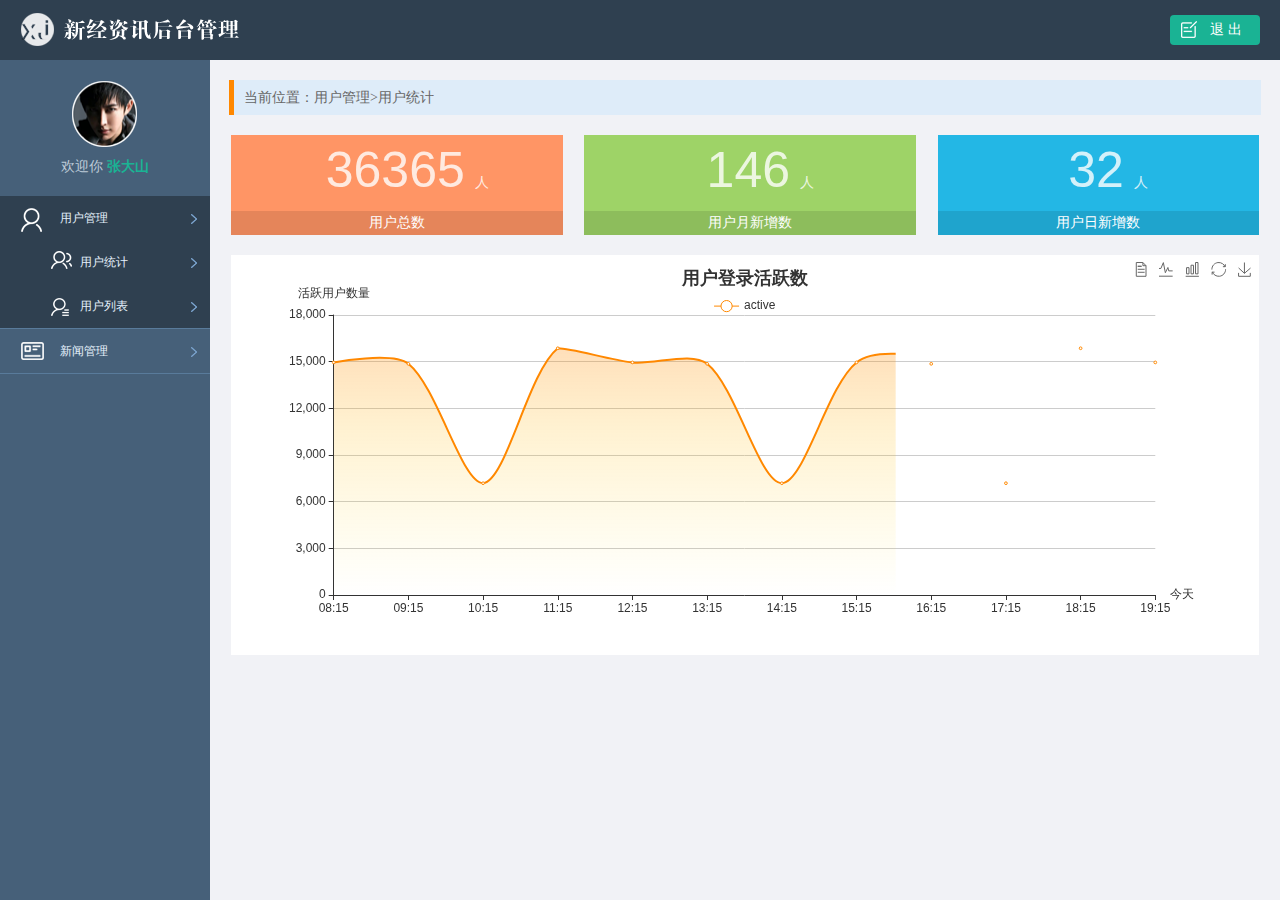
<file: info/static/admin/html/index.html>
<!DOCTYPE html>
<html lang="en">
<head>
	<meta charset="UTF-8">
	<title>新经资讯后台管理</title>
	<link rel="stylesheet" type="text/css" href="../css/reset.css">
	<link rel="stylesheet" type="text/css" href="../css/main.css">
	<script type="text/javascript" src="../js/jquery-1.12.4.min.js"></script>
</head>
<body>
	<div class="header">
		<a href="#" class="logo fl"><img src="../images/logo.png" alt="logo"></a>
		<a href="#" class="logout fr">退 出</a>
	</div>
	
	<div class="side_bar">
		<div class="user_info">
			<img src="../images/person.png" alt="张大山">
			<p>欢迎你 <em>张大山</em></p>
		</div>

		<div class="menu_con">
			<div class="first_menu active"><a href="#" class="icon01">用户管理</a></div>
			<ul class="sub_menu show">
				<li><a class="icon022" href="user_count.html" target="main_frame">用户统计</a></li>
				<li class="current"><a href="user_list.html" class="icon021" target="main_frame">用户列表</a></li>
			</ul>
			<div class="first_menu"><a href="#" class="icon02">新闻管理</a></div>
			<ul class="sub_menu">
				<li><a href="news_review.html" class="icon031" target="main_frame">新闻审核</a></li>
				<li><a href="news_edit.html" class="icon032" target="main_frame">新闻版式编辑</a></li>
				<li><a href="news_type.html" class="icon034" target="main_frame">新闻分类管理</a></li>
			</ul>
		</div>
	</div>

	<div class="main_body" id="main_body">
		<iframe src="user_count.html" frameborder="0" id="main_frame" name="main_frame" frameborder="0" scrolling="auto"></iframe>
	</div>
	
	<script>
		$(function(){
			$('.first_menu').click(function(){
				$(this).addClass('active').siblings('.first_menu').removeClass('active');
				$(this).next().slideDown().siblings('.sub_menu').slideUp();
			})
			var frame_w = $('#main_body').outerWidth();
			var frame_h = $('#main_body').outerHeight();
			$('#main_frame').css({'width':frame_w,'height':frame_h});
		})
	</script>

</body>
</html>
</file>
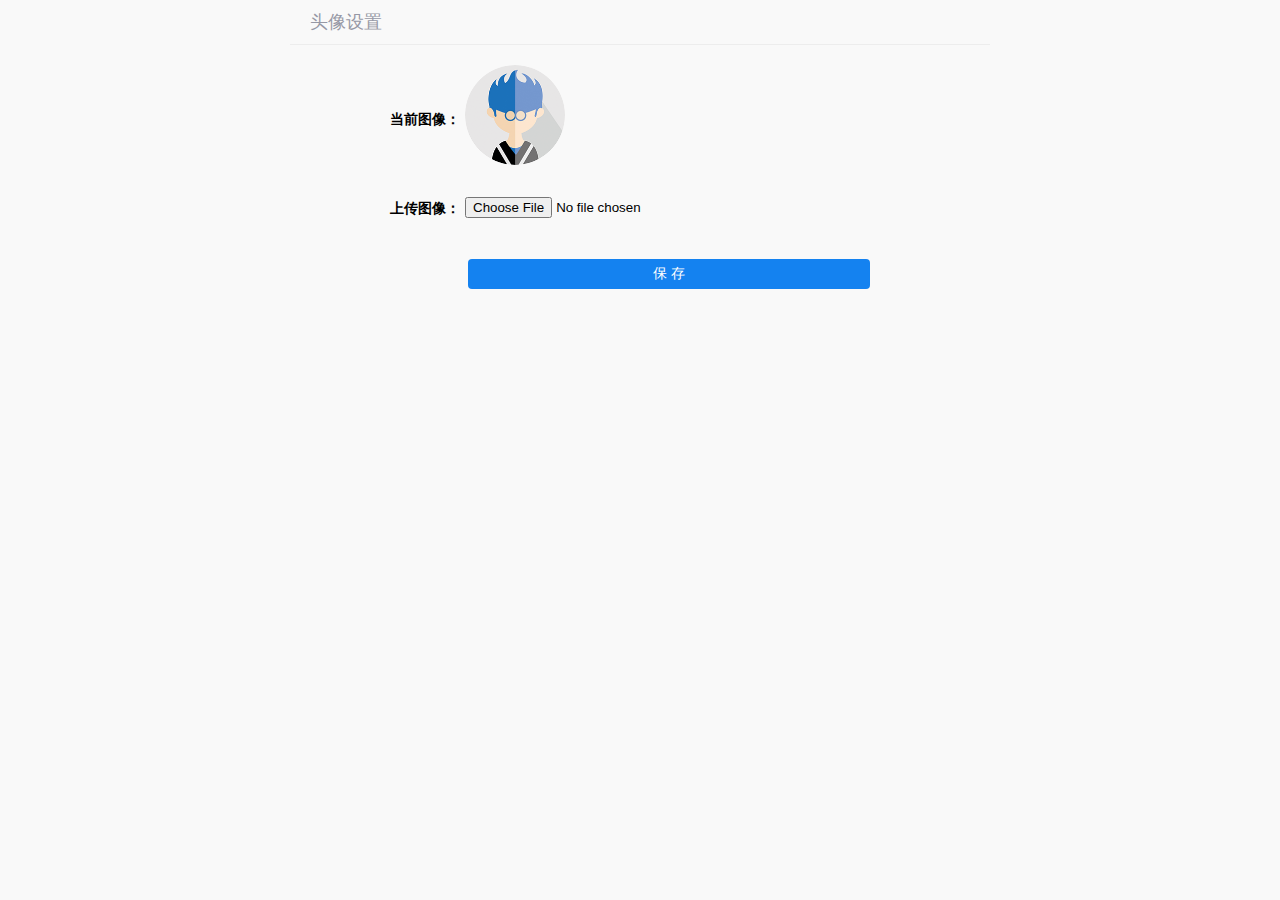
<file: info/templates/news/user_pic_info.html>
<!DOCTYPE html>
<html lang="en">
<head>
	<meta charset="UTF-8">
	<title>用户中心</title>
	<link rel="stylesheet" type="text/css" href="../../static/news/css/reset.css">
	<link rel="stylesheet" type="text/css" href="../../static/news/css/main.css">
    <script type="text/javascript" src="../../static/news/js/user_pic_info.js"></script>
</head>
<body class="inframe_body">
    <form class="pic_info">
        <h3>头像设置</h3>
        <div class="form-group">
            <label class="label01">当前图像：</label>
            <img src="../../static/news/images/user_pic.png" alt="用户图片" class="now_user_pic">
        </div>
        <div class="form-group">
            <label>上传图像：</label>
            <input type="file" name="avatar" class="input_file">
        </div>
        
        <div class="form-group">
            <input type="submit" value="保 存" class="input_sub">
        </div>
    </form>
</body>
</html>
</file>
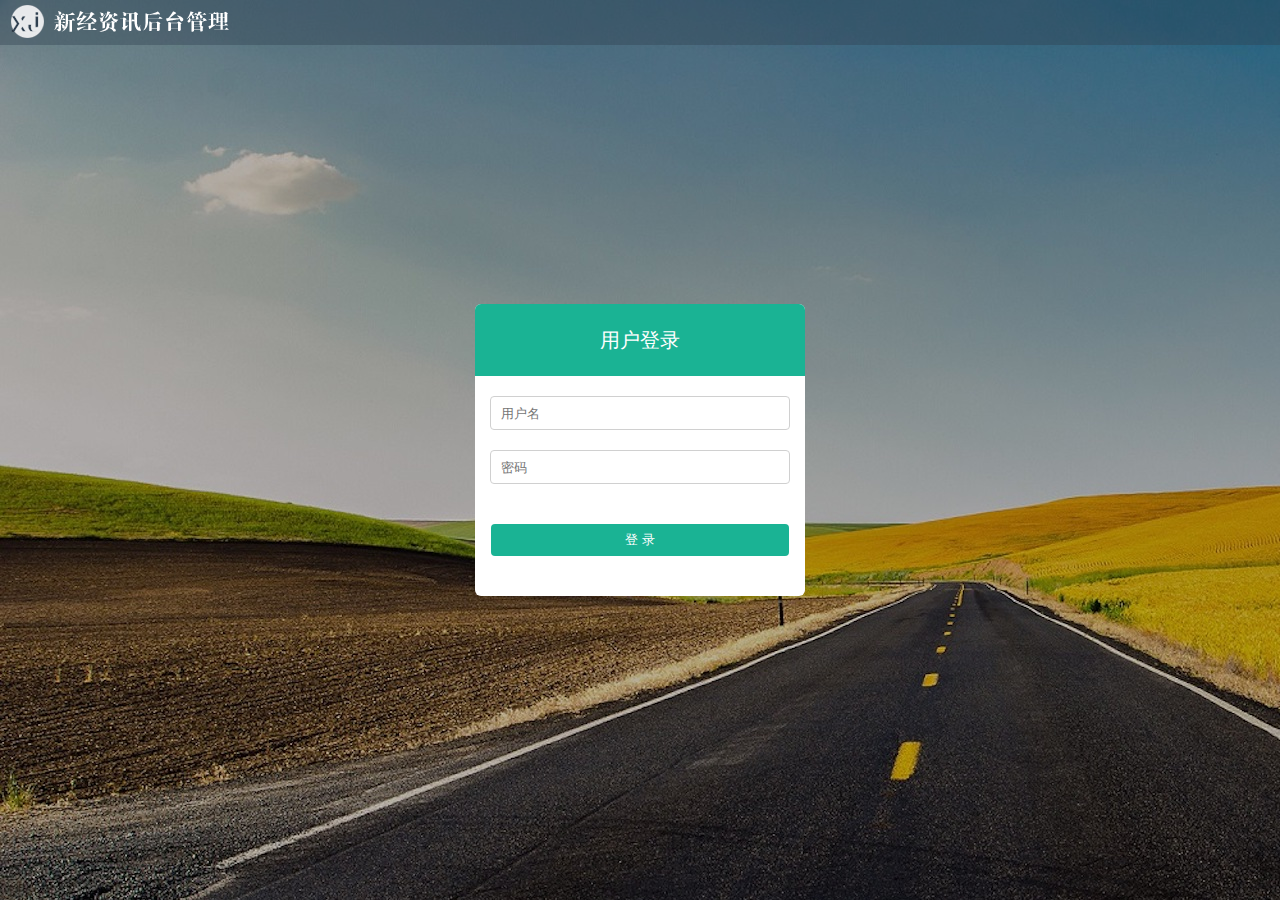
<file: info/static/admin/html/login.html>
<!DOCTYPE html>
<html lang="en">
<head>
	<meta charset="UTF-8">
	<title>新经资讯后台管理</title>
	<link rel="stylesheet" type="text/css" href="../css/reset.css">
	<link rel="stylesheet" type="text/css" href="../css/main.css">
</head>
<body>
	<div class="login_logo">
		<img src="../images/logo.png" alt="">
	</div>	
	<form method="post" class="login_form">
		<h1 class="login_title">用户登录</h1>
		<input type="text" name="username" placeholder="用户名" class="input_txt">
		<input type="password" name="password" placeholder="密码" class="input_txt">
		<div class="error_tip">错误提示</div>
		<input type="submit" value="登 录" class="input_sub">
	</form>
	<div class="login_bg"></div>
</body>
</html>
</file>
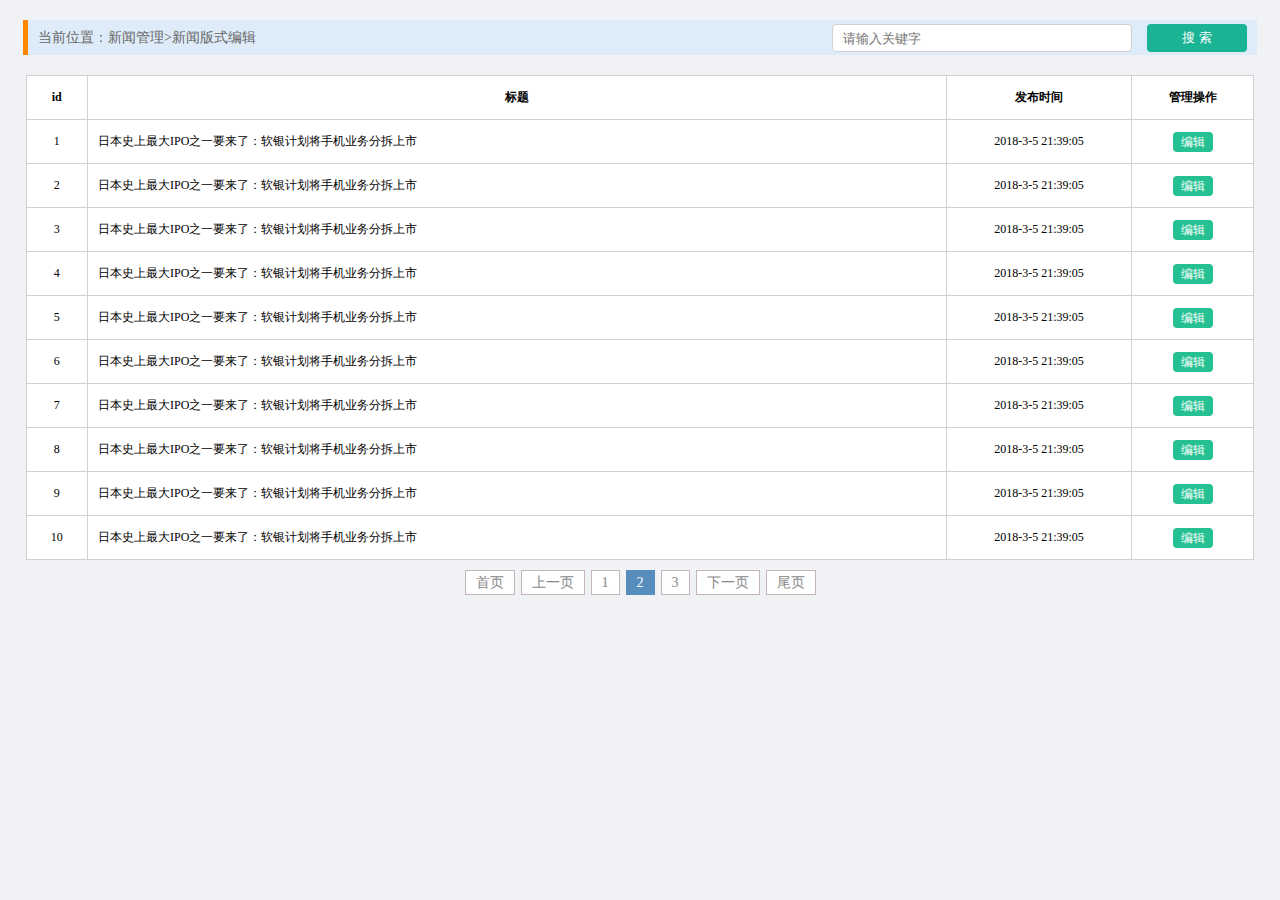
<file: info/static/admin/html/news_edit.html>
<!DOCTYPE html>
<html lang="en">
<head>
	<meta charset="UTF-8">
	<title>新经资讯后台管理</title>
	<link rel="stylesheet" type="text/css" href="../css/reset.css">
	<link rel="stylesheet" type="text/css" href="../css/main.css">
	<link rel="stylesheet" href="../css/jquery.pagination.css">
	<script type="text/javascript" src="../js/jquery-1.12.4.min.js"></script>
	<script type="text/javascript" src="../js/jquery.pagination.min.js"></script>
</head>
<body>
	<div class="breadcrub">
			当前位置：新闻管理>新闻版式编辑
		<form class="news_filter_form">
			<input name="keywords"  type="text" placeholder="请输入关键字" class="input_txt">
			<input type="submit" value="搜 索" class="input_sub">
		</form>
	</div>
		

	<div class="pannel">			
			<table class="common_table">
				<tr>
					<th width="5%">id</th>
					<th width="70%">标题</th>
					<th width="15%">发布时间</th>
					<th width="10%">管理操作</th>
				</tr>
				<tr>
					<td>1</td>
					<td class="tleft">日本史上最大IPO之一要来了：软银计划将手机业务分拆上市</td>
					<td>2018-3-5 21:39:05</td>
					<td>
						<a href="news_edit_detail.html" class="edit">编辑</a>
					</td>
				</tr>
				<tr>
					<td>2</td>
					<td class="tleft">日本史上最大IPO之一要来了：软银计划将手机业务分拆上市</td>
					<td>2018-3-5 21:39:05</td>
					<td>
						<a href="news_edit_detail.html" class="edit">编辑</a>
					</td>
				</tr>					
				<tr>
					<td>3</td>
					<td class="tleft">日本史上最大IPO之一要来了：软银计划将手机业务分拆上市</td>
					<td>2018-3-5 21:39:05</td>
					<td>
						<a href="news_edit_detail.html" class="edit">编辑</a>
					</td>
				</tr>
				<tr>
					<td>4</td>
					<td class="tleft">日本史上最大IPO之一要来了：软银计划将手机业务分拆上市</td>
					<td>2018-3-5 21:39:05</td>
					<td>
						<a href="news_edit_detail.html" class="edit">编辑</a>
					</td>
				</tr>
				<tr>
					<td>5</td>
					<td class="tleft">日本史上最大IPO之一要来了：软银计划将手机业务分拆上市</td>
					<td>2018-3-5 21:39:05</td>
					<td>
						<a href="news_edit_detail.html" class="edit">编辑</a>
					</td>
				</tr>
				<tr>
					<td>6</td>
					<td class="tleft">日本史上最大IPO之一要来了：软银计划将手机业务分拆上市</td>
					<td>2018-3-5 21:39:05</td>
					<td>
						<a href="news_edit_detail.html" class="edit">编辑</a>
					</td>
				</tr>
				<tr>
					<td>7</td>
					<td class="tleft">日本史上最大IPO之一要来了：软银计划将手机业务分拆上市</td>
					<td>2018-3-5 21:39:05</td>
					<td>
						<a href="news_edit_detail.html" class="edit">编辑</a>
					</td>
				</tr>
				<tr>
					<td>8</td>
					<td class="tleft">日本史上最大IPO之一要来了：软银计划将手机业务分拆上市</td>
					<td>2018-3-5 21:39:05</td>
					<td>
						<a href="news_edit_detail.html" class="edit">编辑</a>
					</td>
				</tr>
				<tr>
					<td>9</td>
					<td class="tleft">日本史上最大IPO之一要来了：软银计划将手机业务分拆上市</td>
					<td>2018-3-5 21:39:05</td>
					<td>
						<a href="news_edit_detail.html" class="edit">编辑</a>
					</td>
				</tr>
				<tr>
					<td>10</td>
					<td class="tleft">日本史上最大IPO之一要来了：软银计划将手机业务分拆上市</td>
					<td>2018-3-5 21:39:05</td>
					<td>
						<a href="news_edit_detail.html" class="edit">编辑</a>
					</td>
				</tr>
			</table>
		</div>
		
		<div class="box">
			<div id="pagination" class="page"></div>
		</div>

        <script>
			$(function() {
				$("#pagination").pagination({
					currentPage: 2,
					totalPage: 3,
					callback: function(current) {
					    alert('ok!');
					}
				});
			});
		</script>
	
</body>
</html>
</file>
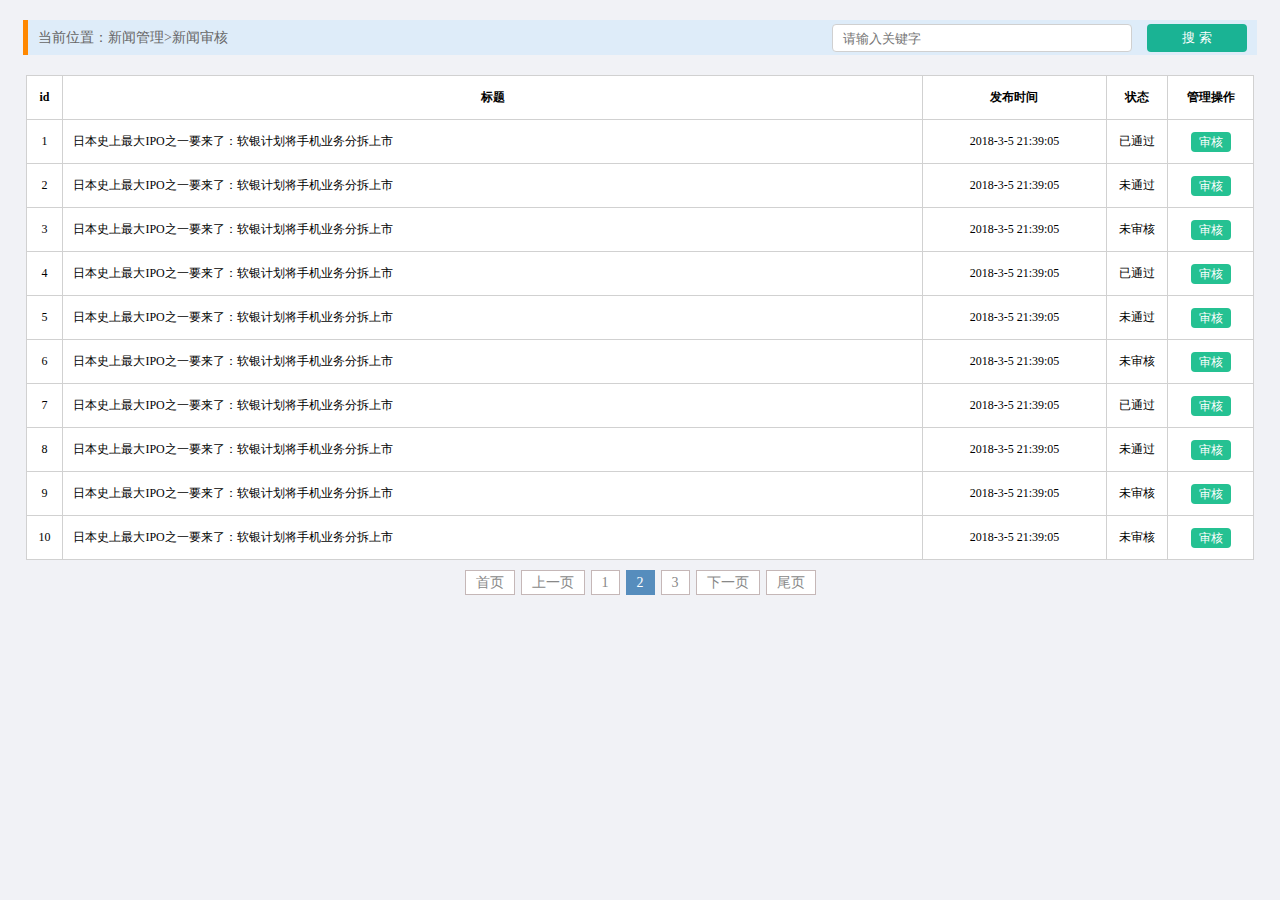
<file: info/static/admin/html/news_review.html>
<!DOCTYPE html>
<html lang="en">
<head>
	<meta charset="UTF-8">
	<title>新经资讯后台管理</title>
	<link rel="stylesheet" type="text/css" href="../css/reset.css">
	<link rel="stylesheet" type="text/css" href="../css/main.css">
	<link rel="stylesheet" href="../css/jquery.pagination.css">
	<script type="text/javascript" src="../js/jquery-1.12.4.min.js"></script>
	<script type="text/javascript" src="../js/jquery.pagination.min.js"></script>
</head>
<body>
	<div class="breadcrub">
			当前位置：新闻管理>新闻审核
			<form class="news_filter_form">
				<input name="keywords" type="text" placeholder="请输入关键字" class="input_txt">
				<input type="submit" value="搜 索" class="input_sub">
			</form>
		</div>
		<div class="pannel">
			<table class="common_table">
				<tr>
					<th width="3%">id</th>
					<th width="70%">标题</th>
					<th width="15%">发布时间</th>
					<th width="5%">状态</th>
					<th width="8%">管理操作</th>
				</tr>
				<tr>
					<td>1</td>
					<td class="tleft">日本史上最大IPO之一要来了：软银计划将手机业务分拆上市</td>
					<td>2018-3-5 21:39:05</td>
					<td>已通过</td>
					<td>
						<a href="news_review_detail.html" class="review">审核</a>
					</td>
				</tr>
				<tr>
					<td>2</td>
					<td class="tleft">日本史上最大IPO之一要来了：软银计划将手机业务分拆上市</td>
					<td>2018-3-5 21:39:05</td>
					<td>未通过</td>
					<td>
						<a href="news_review_detail.html" class="review">审核</a>
					</td>
				</tr>
				<tr>
					<td>3</td>
					<td class="tleft">日本史上最大IPO之一要来了：软银计划将手机业务分拆上市</td>
					<td>2018-3-5 21:39:05</td>
					<td>未审核</td>
					<td>
						<a href="news_review_detail.html" class="review">审核</a>
					</td>
				</tr>
				<tr>
					<td>4</td>
					<td class="tleft">日本史上最大IPO之一要来了：软银计划将手机业务分拆上市</td>
					<td>2018-3-5 21:39:05</td>
					<td>已通过</td>
					<td>
						<a href="news_review_detail.html" class="review">审核</a>
					</td>
				</tr>
				<tr>
					<td>5</td>
					<td class="tleft">日本史上最大IPO之一要来了：软银计划将手机业务分拆上市</td>
					<td>2018-3-5 21:39:05</td>
					<td>未通过</td>
					<td>
						<a href="news_review_detail.html" class="review">审核</a>
					</td>
				</tr>
				<tr>
					<td>6</td>
					<td class="tleft">日本史上最大IPO之一要来了：软银计划将手机业务分拆上市</td>
					<td>2018-3-5 21:39:05</td>
					<td>未审核</td>
					<td>
						<a href="news_review_detail.html" class="review">审核</a>
					</td>
				</tr>
				<tr>
					<td>7</td>
					<td class="tleft">日本史上最大IPO之一要来了：软银计划将手机业务分拆上市</td>
					<td>2018-3-5 21:39:05</td>
					<td>已通过</td>
					<td>
						<a href="news_review_detail.html" class="review">审核</a>
					</td>
				</tr>
				<tr>
					<td>8</td>
					<td class="tleft">日本史上最大IPO之一要来了：软银计划将手机业务分拆上市</td>
					<td>2018-3-5 21:39:05</td>
					<td>未通过</td>
					<td>
						<a href="news_review_detail.html" class="review">审核</a>
					</td>
				</tr>
				<tr>
					<td>9</td>
					<td class="tleft">日本史上最大IPO之一要来了：软银计划将手机业务分拆上市</td>
					<td>2018-3-5 21:39:05</td>
					<td>未审核</td>
					<td>
						<a href="news_review_detail.html" class="review">审核</a>
					</td>
				</tr>
				<tr>
					<td>10</td>
					<td class="tleft">日本史上最大IPO之一要来了：软银计划将手机业务分拆上市</td>
					<td>2018-3-5 21:39:05</td>
					<td>未审核</td>
					<td>
						<a href="news_review_detail.html" class="review">审核</a>
					</td>
				</tr>			
			</table>
		</div>

		<div class="box">
			<div id="pagination" class="page"></div>
		</div>

        <script>
			$(function() {
				$("#pagination").pagination({
					currentPage: 2,
					totalPage: 3,
					callback: function(current) {
					    alert('ok!');
					}
				});
			});
		</script>

	
</body>
</html>
</file>
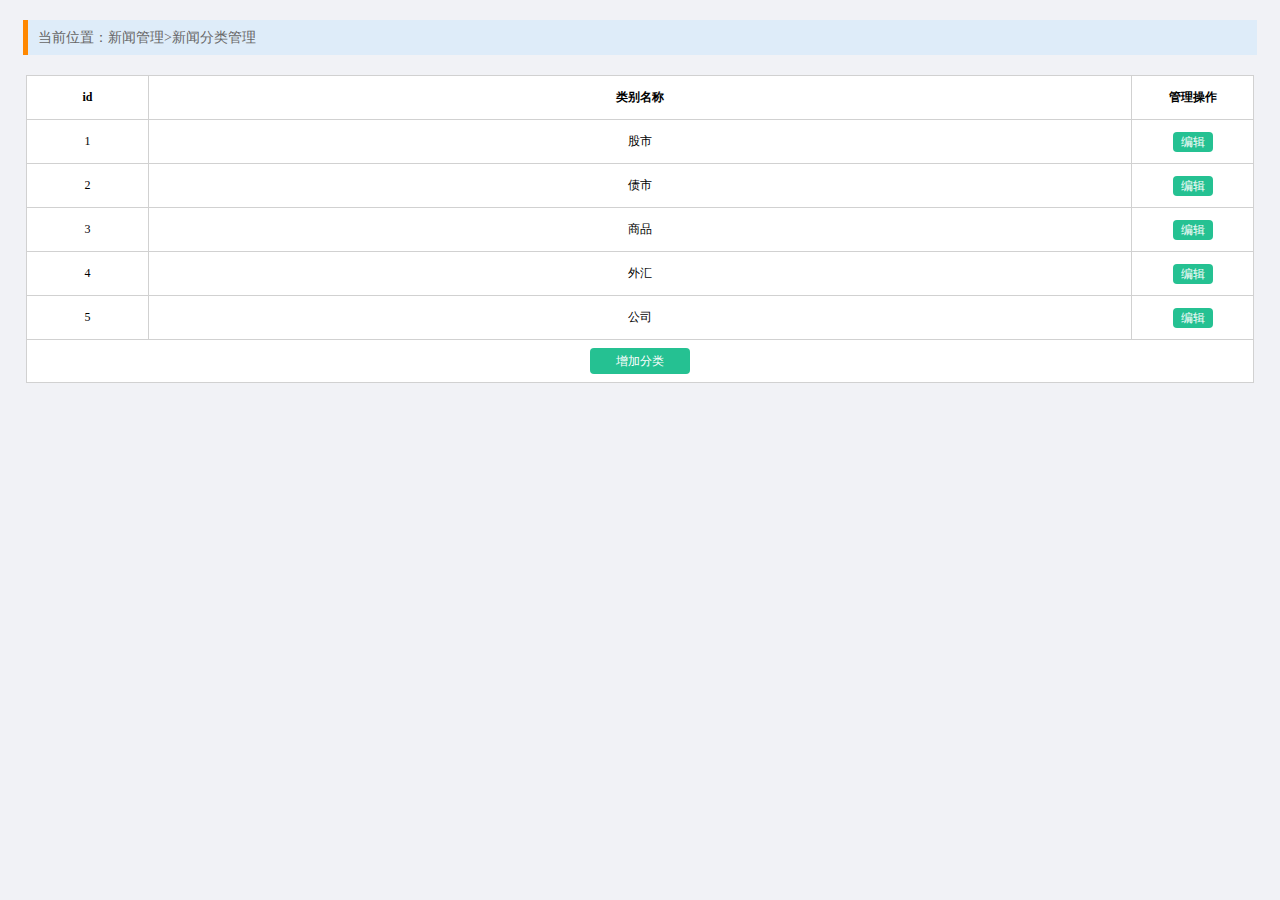
<file: info/static/admin/html/news_type.html>
<!DOCTYPE html>
<html lang="en">
<head>
	<meta charset="UTF-8">
	<title>新经资讯后台管理</title>
	<link rel="stylesheet" type="text/css" href="../css/reset.css">
	<link rel="stylesheet" type="text/css" href="../css/main.css">
	<script type="text/javascript" src="../js/jquery-1.12.4.min.js"></script>
	<script type="text/javascript" src="../js/news_type.js"></script>
</head>
<body>
	<div class="breadcrub">
			当前位置：新闻管理>新闻分类管理
		</div>
		<div class="pannel">
			<table class="common_table">
				<tr>
					<th width="10%">id</th>
					<th width="80%">类别名称</th>
					<th width="10%">管理操作</th>
				</tr>
				<tr>
					<td>1</td>
					<td>股市</td>
					<td><a href="javascript:;" class="edit">编辑</a></td>
				</tr>
				<tr>
					<td>2</td>
					<td>债市</td>
					<td><a href="javascript:;" class="edit">编辑</a></td>
				</tr>
				<tr>
					<td>3</td>
					<td>商品</td>
					<td><a href="javascript:;" class="edit">编辑</a></td>
				</tr>
				<tr>
					<td>4</td>
					<td>外汇</td>
					<td><a href="javascript:;" class="edit">编辑</a></td>
				</tr>
				<tr>
					<td>5</td>
					<td>公司</td>
					<td><a href="javascript:;" class="edit">编辑</a></td>
				</tr>
				<tr>
					<td colspan="3"><a href="javascript:;" class="addtype">增加分类</a></td>
				</tr>
			</table>
		</div>
		
		<div class="pop_con">
			<div class="pop">
				<form>
					<h3>修改分类</h3>
					<div class="form_group mt50">
						<label class="input_label">分类名称：</label><input type="text" class="input_txt3">
						<span class="error_tip">提示文字</span>
					</div>			
					<div class="form_group line_top">
						<input type="button" value="确定" class="confirm">&nbsp;&nbsp;&nbsp;&nbsp;
						<input type="button" value="取消" class="cancel">
					</div>
				</form>
			</div>
			<div class="mask"></div>
		</div>	
</body>
</html>
</file>
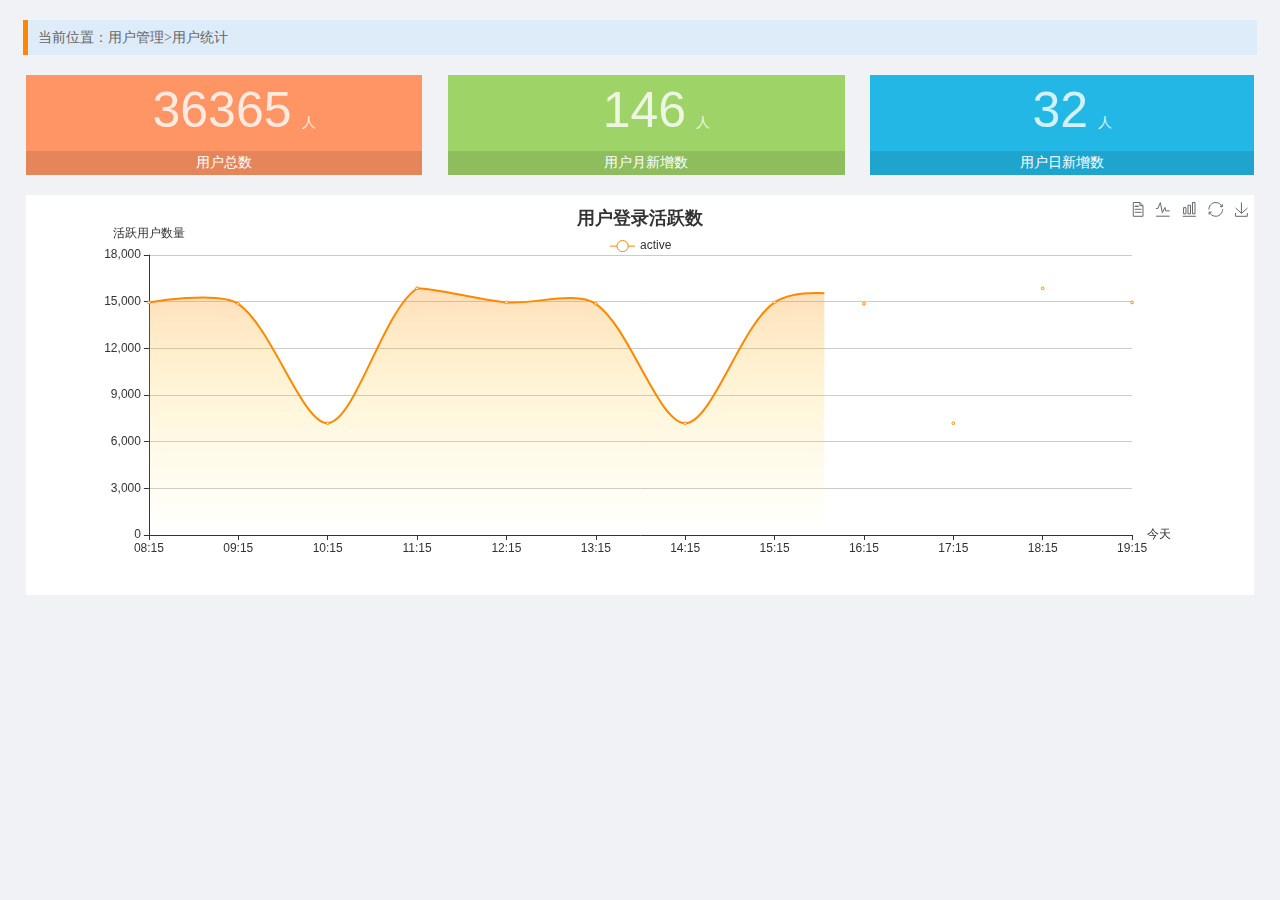
<file: info/static/admin/html/user_count.html>
<!DOCTYPE html>
<html lang="en">
<head>
	<meta charset="UTF-8">
	<title>新经资讯后台管理</title>
	<link rel="stylesheet" type="text/css" href="../css/reset.css">
	<link rel="stylesheet" type="text/css" href="../css/main.css">
	<script type="text/javascript" src="../js/echarts.min.js"></script>
</head>
<body>
	<div class="breadcrub">
		当前位置：用户管理>用户统计
	</div>
	<div class="spannels">
		<div class="spannel scolor01">
			<em>36365</em><span>人</span>
			<b>用户总数</b>
		</div>
		<div class="spannel scolor02">
			<em>146</em><span>人</span>
			<b>用户月新增数</b>
		</div>
		<div class="spannel2 scolor03">
			<em>32</em><span>人</span>
			<b>用户日新增数</b>
		</div>		
	</div>
	
	<div class="pannel">
		<div id="chart_show" class="chart_show"></div>
	</div>
	<script>
		var oChart = echarts.init(document.getElementById('chart_show'));
		var chartopt = {
					    title:{
					        text: '用户登录活跃数',
		                    left: 'center',
		                    top: '10'
					    },
					    tooltip:{
					        trigger: 'axis'
					    },
					    legend: {
					        data:['active'],
		                    top: '40'
					    },
					    toolbox: {
					        show : true,
					        feature : {
					            mark : {show: true},
					            dataView : {show: true, readOnly: false},
					            magicType : {show: true, type: ['line','bar']},
					            restore : {show: true},
					            saveAsImage : {show: true}
					        }
					    },
				    	calculable : true,               
					    xAxis : [
					        {
		                        name: '今天',
					            type : 'category',
					            boundaryGap : false,
					            data : ["08:15","09:15","10:15","11:15","12:15","13:15","14:15","15:15","16:15","17:15","18:15","19:15"]
					        }
					    ],        
					    yAxis : [
					        {
		                        name: '活跃用户数量',
					            type : 'value'
					        }
					    ],      
					    series : [
					        {
					            name:'active',
					            type:'line',
					            smooth:true,
					            itemStyle: {normal: {areaStyle: {type: 'default'}, color: '#f80'}, lineStyle: {color: '#f80'}},
					            data:[14951,14861,7186,15861,14951,14861,7186,14951,14861,7186,15861,14951]
					        }],
					    areaStyle:{
						        normal:{
						            color: new echarts.graphic.LinearGradient(0, 0, 0, 1, [{
						                offset: 0,
						                color: 'rgba(255,136,0,0.39)'
						            }, {
						                offset: .34,
						                color: 'rgba(255,180,0,0.25)'
						            },{
						                offset: 1,
						                color: 'rgba(255,222,0,0.00)'
						            }])

						        }
						    }

            			};

            oChart.setOption(chartopt);

	</script>
</body>
</html>
</file>
<file: info/static/admin/css/main.css>
body{
	background:#f1f2f6;
	font-family:'Microsoft YaHei';
}

.login_logo{
	background:rgba(47,64,80,0.4);
	height:45px;
}

.login_logo img{
	margin:5px 0 0 10px;
}

.header{
	width:100%;
	height:60px;
	overflow:hidden;
	background:#2f4050;
	position:fixed;
	left:0px;
	top:0px;
}

.header .logo{
	width:194px;
	height:33px;
	margin:13px 0 0 20px;
}

.header .logout{
	width:90px;
	height:30px;
	background:url(../images/icons.png) 10px -344px no-repeat #1ab394;
	margin:15px 20px 0 0;
	border-radius:4px;
	text-indent:40px;
	line-height:30px;
	font-size:14px;
	color:#fff;
}

.header .logout:hover{
	width:88px;
	height:28px;
	border:1px solid #1ab394;
	background:url(../images/icons.png) 10px -344px no-repeat #2f4050;
	opacity:0.5;
}

.side_bar{
	position:fixed;
	width:210px;
	background:#466079;
	left:0px;
	top:60px;
	bottom:0px;
}

.user_info{
	width:210px;
	overflow:hidden;
}

.user_info img{
	display:block;
	margin:20px auto 0;
	width:68px;
	height:68px;
	border-radius:34px;
}

.user_info p{
	text-align:center;
	font-size:14px;
	color:#bdcbd8;
	margin:10px auto;
}

.user_info em{
	font-weight:bold;
	color:#1ab394;
}

.menu_con{
	width:210px;
	margin-top:10px;
	overflow:hidden;
}

.first_menu{
	height:44px;
	border-bottom:1px solid #597b9b;
	background:url(../images/icons.png) 190px -283px no-repeat;
}

.menu_con .active{
	background:url(../images/icons.png) 190px -283px no-repeat #2f4050;
	border-bottom:0px;
}

.menu_con a{
	display:block;
	height:44px;
	line-height:44px;
	color:#e5f1fc;
	font-size:12px;
	text-indent:60px;
}

.icon01{
	background:url(../images/icons.png) 20px 12px no-repeat;
}

.icon02{
	background:url(../images/icons.png) 20px -38px no-repeat;
}

.icon021{
	background:url(../images/icons.png) 50px -87px no-repeat;
}

.icon022{
	background:url(../images/icons.png) 50px -139px no-repeat;
}


.icon03{
	background:url(../images/icons.png) 20px -89px no-repeat;
}

.icon031{
	background:url(../images/icons.png) 50px -185px no-repeat;
}

.icon032{
	background:url(../images/icons.png) 50px -235px no-repeat;
}

.icon033{
	background:url(../images/icons.png) 50px -336px no-repeat;
}

.icon034{
	background:url(../images/icons.png) 50px -390px no-repeat;
}

.sub_menu{
	display:none;
	border-bottom:1px solid #597b9b;
}

.sub_menu li{
	background:url(../images/icons.png) 190px -283px no-repeat #2f4050;
}

.sub_menu a{
	text-indent:80px;
}

.show{
	display:block;
}

.main_body{
	position:fixed;
	background:#f9f9f9;
	left:210px;
	top:60px;
	right:0px;
	bottom:0px;
}

.breadcrub{
	width:96%;
	height:35px;
	line-height:35px;
	background-color:#deecf9;
	margin:20px auto 0;
	font-size:14px;
	border-left:5px solid #f80;
	text-indent:10px;
	color:#666;
}

.pannel{
	width:96%;
	overflow:hidden;
	margin:20px auto 0;
	background-color:#fff;
}

.pannel img{
	display:block;
	width:90%;
	margin:20px auto 0;
}

.spannels{
	overflow:hidden;
	margin:20px auto 0;
}

.spannel{
	width:31%;
	float:left;
	margin-left:2%;
	height:100px;
	overflow:hidden;
	text-align:center;
	position:relative;
}

.spannel2{
	width:30%;
	float:left;
	margin-left:2%;
	height:100px;
	overflow:hidden;
	text-align:center;
	position:relative;
}

.spannel em,.spannel2 em{
	font-size:50px;
	line-height:50px;
	display:inline-block;
	margin:10px 0 0 20px;
	font-family:'Arial';
	color:rgba(255,255,255,0.8);
}

.spannel span,.spannel2 span{
	font-size:14px;
	display:inline-block;
	color:rgba(255,255,255,0.8);
	margin-left:10px;
}

.spannel b,.spannel2 b{
	position:absolute;
	left:0;
	bottom:0;
	width:100%;
	line-height:24px;
	background:rgba(0,0,0,0.1);
	color:#fff;
	font-size:14px;
	font-weight:normal;
}



.scolor01{
	background-color:#ff9565;
}

.scolor02{
	background-color:#9ed367;
}

.scolor03{
	background-color:#23b7e5;
}

.chart_show{
	width:100%;
	height:400px;
}

.login_bg{
	position:fixed;
	left:0;
	top:0;
	width:100%;
	height:100%;
	z-index:-9999;
	background:url(../images/login-bg.jpg) no-repeat;
}

.login_form{
  width:330px;
  height:292px;
  background:#fff;
  position:fixed;
  left:50%;
  top:50%;
  margin-top:-146px;
  margin-left:-165px;
  overflow:hidden;
  border-radius:6px;
}

.login_form .error_tip{
	position:absolute;
	font-size:12px;
	color:#f00;
	bottom:84px;
	left:18px;
	display:none;
}


.login_title{
  line-height:72px;
  text-align:center;
  background:#1ab394;
  color:#fff;
  font-size:20px;
}

.input_txt{
  display:block;
  margin:20px auto 0;
  width:298px;
  height:32px;
  border:1px solid #d0d0d0;
  border-radius:4px;
  outline:none;
  text-indent:10px; 
}

.forget_pass{
  display:block;
  width:298px;
  margin:10px auto 0;
  text-align:right;
  font-size:14px;
  color:#5195d0;
}

.input_sub{
  display:block;
  margin:40px auto 0;
  width:298px;
  height:32px;
  border:0px;
  border-radius:4px;
  background:#1ab394;
  color:#fff;
  cursor:pointer;
}

.input_sub:hover{
  opacity:0.8;
}


.common_table{
	width:100%;
	border-collapse:collapse;
	border:1px solid #d1d1d1;
}

.common_table th,.common_table td{
	border:1px solid #d1d1d1;
	text-align:center;
	padding:13px 0px;
	font-size:12px;
}

.pagenation{      
    padding:0px;
    list-style:none;
    width:960px;
    height:40px;
    margin:20px auto 0;
    text-align:center;
    font-size:0px;
}

.pagenation li{
    display:inline-block;
    height:26px;            
    font-size:12px;
    margin:7px 5px 0px;          
}

.pagenation  a{
    line-height:26px;
    text-decoration:none;
    color:#393c35;
    display:block;
    padding:0px 10px;
    border:1px solid #d1d1d1;
}

.pagenation a:hover{
    background:#f80;
    color:#fff;
}

.review,.edit,.addtype{
	display:block;
	width:40px;
	line-height:20px;
	margin:-5px auto;
	border-radius:4px;
	color:#fff;
	background:#25c192;
}

.addtype{
	width:100px;
	line-height:26px;
}

.edit{
	background:#25c192;
}

.common_table .tleft{
	text-align:left;
	text-indent:10px;
}

.review_title{
	font-size:18px;
	line-height:40px;
	text-indent:20px;
	border-bottom:1px solid #ddd;
	margin-bottom:20px;
}

.form_group{
	overflow:hidden;
	margin-bottom:15px;
}

.form_group label{
	float:left;
	width:12%;
	line-height:30px;
	text-align:right;
	font-size:14px;
}

.form_group .input_txt2{
	width:86%;
	height:30px;
	float:left;
	text-indent:10px;
	outline:none;
	border-radius:4px;	
	border:1px solid #d0d0d0;
	box-sizing:border-box;
}

.form_group .input_area,.form_group .input_multxt{
	width:86%;
	height:300px;
	float:left;
	padding:10px;
	outline:none;
	font-family:'Microsoft YaHei';
	font-size:14px;
	border-radius:4px;
	border:1px solid #d0d0d0;
	box-sizing:border-box;
}

.form_group .input_multxt{
	height:50px;
}

.rich_wrap{
	width:86%;
}

.form_group .sel_opt{
	width:150px;
	height:30px;
	float:left;
	border:1px solid #ddd;
	border-radius:4px;
	outline:none;
	text-indent:10px;
}

.form_group .index_pic{
	width:100px;
	height:100px;
	float:left;
	margin:0px;
}

.group_hide{
	display:none;
}

.indent_group{
	text-indent:12%;
	margin-top:15px;
}

.confirm{
	width:80px;
	height:30px;
	border-radius:4px;
	color:#fff;
	background:#25c192;
	border:0px;
	outline:none;
}

.cancel{
	width:80px;
	height:30px;
	border-radius:4px;
	color:#fff;
	background:#25c192;
	border:0px;
	outline:none;
}

.line_top{
	border-top:1px solid #ddd;
	padding:10px 0px;
}

.input_file{
	margin-top:4px;
}


.pop{
	width:500px;
	height:270px;
	border:1px solid #ddd;
	background:#fff;
	position:fixed;
	left:50%;
	top:50%;
	margin-top:-151px;
	margin-left:-251px;
	z-index:9999;
}

.pop h3{
	background:#25c192;
	line-height:40px;
	margin:2px;
	color:#fff;
	text-indent:10px;
}

.form_group .input_label{
	width:80px;
    line-height:32px;
    margin-left:60px;
}

.form_group .error_tip{
	position:absolute;
	left:141px;
	top:132px;
	color:#f00;
	font-size:12px;
	display:none;
}

.input_txt3{
  width:298px;
  height:32px;
  border:1px solid #d0d0d0;
  border-radius:4px;
  outline:none;
  text-indent:10px; 
}

.mt50{
	margin-top:50px;
}

.pop .line_top{
	text-align:center;
	margin-top:80px;
	padding-top:15px;
}

.mask{
	position:fixed;
	width:100%;
	height:100%;
	background:#000;
	left:0px;
	top:0px;
	opacity:0.3
}

.pop_con{
	display:none;
}

.category_name{
	font-size:14px;
	line-height:30px;
}

.ui-pagination-container{
	text-align:center;
	margin-top:5px;
}

.news_filter_form{
	float:right;
	height:36px;
	margin:4px 10px 0 0;
}

.news_filter_form .input_txt{
	float:left;
	margin:0px;
	width:298px;
	height:26px;
	border:1px solid #d0d0d0;
	border-radius:4px;
	outline:none;
	text-indent:10px; 
  }

  .news_filter_form .input_sub{
	float:left;
	margin:0px;
	margin-left:15px;
	width:100px;
	height:28px;
	border:0px;
	border-radius:4px;
	background:#1ab394;
	color:#fff;
	cursor:pointer;
  }
</file>
<file: info/static/news/css/main.css>
body{
    background:#f1f2f6;
    font-family:'Microsoft YaHei';
}
.header_con{
    height:59px;
    background:#fff;
    border-bottom:1px solid #ccc;
}
.header{
    width:1200px;
    height:59px;
    margin:0px auto;
}

.logo{
    width:140px;
    height:33px;
    margin-top:13px;
}

.menu{
    width:600px;
    height:59px;
    margin-left:100px;
}

.menu li{
    height:59px;
    float:left;
}

.menu .active{
    border-bottom:2px solid #009afc;
}

.menu .active a{
    color:#39f;
}

.menu li a{
    display:block;
    line-height:59px;
    padding:0px 25px;
    font-size:14px;
    color:#666;
}

.menu li a:hover{
    color:#39f;
}

.user_btns{
    line-height:59px;
    font-size:14px;
    color:#666
}

.user_btns a{
    color:#666;
}

.user_btns a:hover{
    color:#39f;
}

.user_login{
    height:30px;
    overflow: hidden;
    margin-top:15px;
    display:block;
}

.user_login img{
    float:left;
    width:30px;
    height:30px;
    border-radius:15px;
}

.user_login a{
    float:left;
    font-size:14px;
    margin-left:10px;
    color:#39f;
    line-height:30px;
}

.conter_con{
    width:1200px;
    overflow:hidden;
    margin:20px auto 0;
}

.list_con{
    width:820px;    
}

.list_con li{
    background:#fff;
    height:168px;
    border:1px solid #ececee;
    overflow:hidden;
    margin-bottom:12px;
}

.list_con .news_pic{
    width:168px;
    height:168px;
}

.list_con .news_pic img{
    width:168px;
    height:168px;
}

.list_con .news_title{
    width:616px;
    height:18px;
    margin:16px 0 0 16px;
    font-size:18px;
    line-height:18px;
    color:#000;
    overflow: hidden;
    white-space: nowrap;
    text-overflow: ellipsis;
}



.list_con .news_title:hover{
    color:#39f;
}

.list_con .news_detail{
    width:616px;
    height:88px;
    margin:10px 0 0 16px;
    font-size:14px;
    line-height:23px;
    color:#666;
}

.author_info{
    width:616px;
    height:20px;
    margin-left:16px;
}

.author img{
    float:left;
}

.author a{
    float:left;
    font-size:12px;
    color:#333;
    line-height:20px;
    margin-left:5px;
}
.author a:hover{
    color:#39f;
}

.source{
    float:left;
    line-height:20px;
    font-size:12px;
    color:#999;
}

.time{
    float:left;
    margin-left:15px;
    line-height:20px;
    font-size:12px;
    text-indent:20px;
    color:#999;
    background:url(../images/clock.png) left center no-repeat;
}

.rank_con{
    width:358px;
    border:1px solid #ececee;
}
.card_list_con{
    width:760px;
    overflow:hidden;
    margin-left:10px;    
}

.card_list{
    width:300px;
    margin:20px;
    float:left;
}

.author_card{
    background:#fff;
    margin-bottom:10px;
    overflow: hidden;
    padding:20px;
}

.author_pic{
    float:left;
    width:60px;
    height:60px;    
}
.author_pic img{
    width:60px;
    height:60px;
    border-radius:30px;
}
.author_name{
    float: left;
    color:#333;
    font-size:22px;
    line-height:60px;
    margin-left:16px;
}
.author_name:hover{
    color:#1482f0;
}

.author_resume{
    width:100%;
    float: left;
    font-size:13px;
    color:#666;
    margin-top:10px;
}

.writings,.follows{
    float: left;
    margin:20px 30px 0 0;
}

.writings span,.follows span{
    display: block;
    font-size:12px;
    color:#999;    
}

.writings b,.follows b{
    display: block;
    font-weight:normal;
    font-size:18px;
    color:#333;    
}

.rank_title{
    height:53px;
    background:#fff;
    border-bottom:1px solid #ececee;
}

.rank_title h3{
    line-height:53px;
    font-size:14px;
    color:#000;
    text-indent:52px;
    background:url(../images/hit_icon.png) 20px center no-repeat;
}

.rank_list{
    background:#fff;
}

.rank_list li{
    width:316px;
    margin:0px auto;
    border-bottom:1px solid #ececee;
    padding:18px 0px;
    overflow:hidden;
}

.rank_list li span{
    float:left;
    width:19px;
    height:19px;
    line-height:19px;
    text-align:center;
    border-radius:2px;
    margin-right:11px;
    color:#1482f0;
}

.rank_list li a{
    float:left;
    width:286px;
    font-size:14px;
    color:#333;
}

.rank_list li a:hover{
    color:#39f;
}

.rank_list li .first{
    background: #f33;
    color:#fff;
}

.rank_list li .second{
    background:#ff722b;
    color:#fff;
}

.rank_list li .third{
    background:#fa3;
    color:#fff;
}

.footer{
    margin-top:20px;
    background:#262F38;
    overflow:hidden;
}
.footer_links{
    text-align:center;
    margin-top:20px;
}

.footer_links a,.footer_links span{
    color:#fff;
    font-size:12px;

}

.footer_links span{
    margin:0 5px;
}

.copyright{
    text-align:center;
    font-size:12px;
    color:#fff;
    line-height:26px;
    margin-top:9px;
    margin-bottom:20px;
}


.login_form_con,.register_form_con{
    display:none;
}


.login_form,.register_form{
    width:350px;
    height:400px;
    position:fixed;
    background:#fff;
    border-radius:5px;
    left:50%;
    top:50%;
    margin-left:-175px;
    margin-top:-200px;
    z-index:9999;
}

.register_form{
    height:500px;
    margin-top:-250px;
}

.mask{
    position:fixed;
    width:100%;
    height:100%;
    background:#000;
    opacity:0.3;
    filter:alpha(opacity=30);
    left:0px;
    top:0px;
    z-index:9998;
}

.login_title,.register_title{
    height:72px;
    border-bottom:1px solid #dcdcdc;
    position:relative;
}
.login_title h3,.register_title h3{
    line-height:72px;
    text-align:center;
    font-size:18px;
    color:#1482f0;
}

.login_title a,.register_title a{
    width:16px;
    height:16px;
    background:url(../images/shutoff.png) left top no-repeat;
    font-weight:normal;
    color:#999;
    position:absolute;
    right:20px;
    top:30px;
}

.login_title a:hover,.register_title a:hover{
    background:url(../images/shutoff.png) right top no-repeat;
}

.form_group{
    width:310px;
    height:50px;
    border-bottom:1px solid #ebebeb;
    margin:23px auto 0;
    position:relative;
}

.form_group2{
    width:310px;
    margin:20px auto 0;
    font-size:12px;
    color:#999;
    position:relative;
}

.register_form .form_group{
    margin:15px auto 0;
}

.register_form .input_sub{
    margin:30px auto 0;
}

.form_group .error_tip,.form_group2 .error_tip{
    position:absolute;
    font-size:12px;
    color:#f00;
    left: auto;
    right:0px;
    top: auto;
    bottom:-20px;
    display:none;
}

.form_group2 input,.form_group2 p{
    float:left;
}

.form_group2 input{
    margin:2px 10px 0 0;
}

.form_group .get_code{
    position:absolute;
    right:0px;
    top:20px;
    color:#70b7f9;
    font-size:12px;
}

.form_group .get_pic_code{
    position:absolute;
    width:80px;
    height:30px;
    right:0px;
    top:10px;
}

.form_group .get_code:hover{
    color:#1482f0;
}

.register_form .code_pwd{
    width:200px;
}

.hotline{
    border-bottom:1px solid #2185ed;
}

.form_group input{
    width:310px;
    height:44px;
    border:0px;
    outline:none;
    position:absolute;
    left:0;
    bottom:0;
}

.form_group .input_tip{
    position:absolute;
    left:0;
    top:22px;
    width:110px;
    line-height:14px;
    font-size:14px;
    color:#999;
}

.input_sub{
    display:block;
    width:310px;
    height:40px;
    background:#1482f0;
    border:0px;
    color:#fff;
    font-size:14px;
    margin:50px auto 0;
    border-radius:4px;
    cursor:pointer;
}

.input_sub:hover{
    background:#4d9df1;
}



.down_link{
    text-align:center;
    font-size:12px;
    color:#999;
    margin-top:30px;
}

.down_link a{
    color:#70b7f9;
}

.down_link a:hover{
    color:#1482f0;
}

.register_form .down_link{
    margin-top:20px;
}


.detail_con{
    width:778px;
    padding:20px;
    overflow:hidden;
    background:#fff;
    border:1px solid #ececee;
}

.detail_con h3{
    font-size:30px;
    line-height:45px;
}

.detail_about{
    margin:10px 0;
    border-bottom:1px solid #ebebeb;
    padding:10px 0;
}

.time_souce{
    color:#999;
    font-size: 12px;
    text-indent:20px;
    background:url(../images/clock.png) left center no-repeat;
}

.comment{
    color:#999;
    font-size: 12px;
    text-indent:20px;
    background:url(../images/comment_icon.png) left center no-repeat;
}

.summary{
    letter-spacing: .5px;
    text-align: justify;
    background:#f0f2f5;
    font-size:16px;
    line-height:28px;
    padding:15px 25px;
    margin-top:30px;
    position:relative;
}

.detail_con .summary:before{
    position:absolute;
    left:5px;
    top:5px;
    content:"『";
}

.detail_con .summary:after{
    position:absolute;
    right:5px;
    bottom:5px;
    content:"』";
}

.detail_con h4{
    font-size: 18px;
    font-weight: 700;
    color: #1478f0;
    border-left: 5px solid #1478f0;
    padding-left: 10px;
    margin:30px 0
}

.detail_con p{
    font-size: 16px;
    line-height: 28px;
    margin-bottom: 30px;
    text-align: justify
}


.collection{
    display:inline-block;;
    width:98px;
    line-height:34px;
    text-indent:45px;
    border:1px solid #3791ef;
    color:#3791ef;
    border-radius:4px;
    font-size:14px;
    margin:0px 5px;
    background:url(../images/collect_icons.png) 21px 7px no-repeat;
    overflow:hidden;
}

.block-center {
    display: block;
    margin: 0 auto;
}


.collection:hover{
    background:url(../images/collect_icons.png) 21px -33px no-repeat;
}


.focus{
    display:inline-block;;
    width:98px;
    line-height:34px;
    text-indent:45px;
    border:1px solid #f80;
    color:#f80;
    border-radius:4px;
    font-size:14px;
    /*margin:0px 5px;*/
    background:url(../images/focus_icons.png) 21px 7px no-repeat;
    overflow: hidden;
}


.focus:hover{
    background:url(../images/focus_icons.png) 21px -33px no-repeat;
}


.collected{
    display:inline-block;
    width:100px;
    height:36px;
    color:#666;
    border-radius:4px;
    font-size:14px;
    margin:0px 5px;
    background:url(../images/collect_icons.png) 15px -73px no-repeat #e6e6e6;
    position:relative;
    overflow:hidden;
}

.collected:hover{
    background-position:10px -73px;
}

.collected .out{
    position:absolute;
    left:40px;
    top:8px;
}

.collected:hover .out{
    left:40px;
    top:35px;
}

.collected .over{
    position:absolute;
    left:40px;
    top:35px;
}

.collected:hover .over{
    left:33px;
    top:8px;
}



.focused{
    display:inline-block;;
    width:100px;
    height:36px;
    color:#666;
    border-radius:4px;
    font-size:14px;
    /*margin:0px 5px;*/
    background:url(../images/focus_icons.png) 15px -73px no-repeat #e6e6e6;
    position:relative;
    overflow:hidden;
}

.focused:hover{
    background-position:10px -73px;
}

.focused .out{
    position:absolute;
    left:40px;
    top:8px;
}

.focused:hover .out{
    left:40px;
    top:35px;
}

.focused .over{
    position:absolute;
    left:40px;
    top:35px;
}

.focused:hover .over{
    left:33px;
    top:8px;
}




.comment_form_logout{
    border:1px solid #e3e8ee;
    width:756px;
    border-radius:4px;
    padding:15px 10px;
    outline:none;
    font-size:16px;
    color:#e3e8ee;
    margin-top:50px;
}


.comment_form{
    margin-top:50px;
    overflow:hidden;
}

.comment_form .person_pic{
    float:left;
    width:40px;
    height:40px;
}

.comment_form img{
    width:40px;
    height:40px;
    border-radius:20px;
}

.comment_form .comment_input{
    float:left;
    width:690px;
    height:60px;
    margin-left:20px;
    border-radius:4px;
    padding:10px;
    outline:none;
    border:1px solid #2185ed;
}

.comment_form .comment_sub{
    float:right;
    width:58px;
    height:28px;
    border:1px solid #2185ed;
    background:#fff;
    border-radius:4px;
    margin:10px 7px 0 0;
    cursor:pointer;
}

.comment_form .comment_sub:hover{
    background:#2185ed;
    color:#fff;
}

.comment_count{
    font-size: 16px;
    color: #333;
    border-bottom: 1px solid #ebebeb;
    padding: 12px 0
}


.comment_list{
    border-bottom:1px solid #ebebeb;
    overflow:hidden;
    margin-top:15px;
    padding-bottom:15px;
}


.comment_list .person_pic{
    width:40px;
    height:40px;
    float:left;
}

.comment_list .person_pic img{
    width:40px;
    height:40px;
    border-radius:20px;
}

.user_name{
    width:690px;
    font-size: 14px;
    font-weight: 700;
    line-height: 20px;
    color: #333;
    margin-left:20px;
}

.comment_text{
    width:718px;
    font-size: 14px;
    line-height: 20px;
    color: #333;
    margin:5px 0 0 20px;
}

.comment_time{
    font-size:12px;
    color:#999;
    margin:10px 0 0 60px;
}

.comment_up{
    font-size:12px;
    color:#999;
    text-indent:20px;
    margin:10px 0 0 20px;
    background:url(../images/zan_icon.png) left top no-repeat;
}

.has_comment_up{
    font-size:12px;
    color:#999;
    text-indent:20px;
    margin:10px 0 0 20px;
    background:url(../images/zan_icon.png) left bottom no-repeat;
}



.comment_reply{
    font-size:12px;
    color:#999;
    text-indent:20px;
    margin:10px 0 0 20px;
    background:url(../images/reply_icon.png) left center no-repeat;
}


.reply_text_con{
    width:698px;
    padding:10px;
    background:#fafafa;
    margin:10px 0 0 60px;
}

.reply_text_con .user_name2{
    font-size:12px;
    font-weight:bold;
    color:#000;
    margin-bottom:5px;
}

.reply_text_con .reply_text{
    color:#666;
    font-size:12px;
}

.reply_form{
    width:718px;
    overflow:hidden;
    margin:10px 0 0 60px;
    display:none;
}

.reply_input{
    float:left;
    width:692px;
    height:30px;
    border-radius:4px;
    padding:10px;
    outline:none;
    border:1px solid #2185ed;
}

.reply_sub,.reply_cancel{
    width:40px;
    height:23px;
    background:#76b6f4;
    border:0px;
    border-radius:2px;
    color:#fff;
    margin:10px 5px 0 10px;
    cursor:pointer;
}

.reply_cancel{
    background:#fff;
    color: #909090;
}


.user_con{
    width:778px;
    min-height:660px;
    padding:20px;
    overflow:hidden;
    background:#f9f9f9;
    border:1px solid #ececee;
}

.main_frame{
    width:778px;
    min-height:660px;
}

.inframe_body{
    background:#f9f9f9;
}

.user_menu_con{
    width:308px;
    height:600px;
    background:#fff;
    border:1px solid #ececee;
    margin:100px 0 0 50px;
    position:relative;
}

.user_center_pic{
    width:198px;
    height:198px;
    position:absolute;
    left:55px;
    top:-100px;
}

.user_center_pic img{
    width:198px;
    height:198px;
    border-radius:99px;
}

.user_center_name{
    text-align:center;
    margin-top:120px;
    font-size:18px;
}

.option_list{
    width:268px;
    margin:20px auto 0;
}

.option_list li{
    text-align:center;
    border-bottom:1px solid #ededed;
}

.option_list li a{
    line-height:50px;
    font-size:14px;
    color:#333;
}

.option_list .active a{
    color:#39f;
}

.option_list li a:hover{
    color:#39f;
}

.user_con h3{
    font-size: 18px;
    padding: 10px 20px;
    color: #9698a5;
    border-bottom:1px solid #ededed;
}

.base_info,.pic_info,.type_info,.pass_info,.my_collect,.release_form,.news_list{
    width:700px;
    margin:0px auto;
}


.common_title,.base_info h3,.pic_info h3,.type_info h3,.pass_info h3,.my_collect h3,.release_form h3,.news_list h3{
    font-size: 18px;
    padding: 10px 20px;
    color: #9698a5;
    border-bottom:1px solid #ededed;
}


.pass_info,.release_form{
    position: relative;
}

.error_tip{
    position:absolute;
    left:178px;
    top:228px;
    color:#f00;
    font-size:13px;
    display:none;
}

.error_tip2{
    position:absolute;
    left:127px;
    bottom:33px;
    color:#f00;
    font-size:13px;
    display:none;
}

.form-group{
    width:600px;
    margin:20px auto;
    overflow:hidden;
    position:relative;
}

.form-group label{
    width:120px;
    line-height:40px;
    font-size:14px;
    font-weight:bold;
    color:#000;
    text-align:right;
    float:left;
    margin-right:5px;
}

.form-group .input_txt,.form-group .input_txt2{
    width:400px;
    height:30px;
    float:left;
    margin-top:5px;
    border:1px solid #ddd;
    border-radius:4px;
    outline:none;
    text-indent:10px;
}

.form-group b{
    line-height:40px;
    font-size:14px;
    font-weight:normal;
    color:#000;
}

.form-group .input_sub{
    width:402px;
    height:30px;
    margin:10px 0 0 128px;
}

.now_user_pic{
    width:100px;
    height:100px;
    border-radius:50px;
}

.label01{
    margin-top:35px;
}

.input_file{
    float:left;
    margin-top:8px;
}

.article_list{
    width:700px;
    margin:30px auto 0;
}

.article_list li{
    height:50px;
    border-bottom:1px solid #ededed;
    position:relative;
}

.article_list li a{
    line-height:50px;
    width:450px;
    overflow: hidden;
    text-overflow:ellipsis;
    white-space: nowrap;    
    font-size:14px;
    color:#666;
    float:left;
    position:relative;
    text-indent:20px;
}

.article_list li a:hover{
    color:#39f;
}

.article_list li a:before{
    content:"· ";
    color:#1482f0;
    font-size:40px;
    position:absolute;
    left:-17px;
    top:-2px;
}
.article_list li span{
    line-height:50px;
    font-size:14px;
    color:#999;
    text-indent:20px;
    float:right;
    background:url(../images/clock.png) left center no-repeat;
}

.article_list li em{
    line-height:50px;
    font-size:14px;
    color:#999;
    float:left;
    margin-left:20px;

}

.article_list li b{
    position:absolute;
    width:602px;
    height:72px;
    background:url(../images/tip_bg.png) no-repeat;
    left:20px;
    top:36px;
    font-weight:normal;
    font-size:12px;
    color:#666;
    z-index:100;
    padding:13px 10px 0;
    display:none;
}

.article_list li:hover b{
    display:block;
}

.article_list li .pass{
    color:green;
}

.article_list li .review{
    color:#dca80a;
}

.article_list li .nopass{
    color:#f00;
}

.loader_more{
    display:block;
    margin:30px auto 0;
    width:118px;
    line-height:38px;
    text-align:center;
    border:1px solid #ddd;
    border-radius:4px;
    color:#666;
    font-size:14px;
}

.loader_more:hover{
    color:#39f;
}

.error_con{
    width:800px;
    height:500px;
    margin:100px auto 0;
}

.error_con img{
    float:left;
    margin-right:20px;
}

.error_con h3{
    width:360px;
    margin-top:50px;
    font-size:30px;
    color:#333;
    float:left;
}

.error_con h4{
    width:360px;
    font-size:18px;
    margin-top:10px;
    color:#666;
    float:left;
}

.error_con p{
    width:360px;
    font-size:14px;
    margin-top:10px;
    color:#999;
    float:left;
}

.error_con a{
    float:left;
    width:120px;
    height:36px;
    line-height:36px;
    text-align:center;
    border-radius:18px;
    background:#1482f0;
    color:#fff;
    margin-top:20px;
}

.error_con a:hover{
    background:#39f;
}

.release_form .form-group{
    width:700px;
    overflow:hidden;
    margin:15px auto;
}

.form-group .input_txt2{
    width:570px;
}

.form-group .sel_opt{
    width:150px;
    height:30px;
    float:left;
    margin-top:5px;
    border:1px solid #ddd;
    border-radius:4px;
    outline:none;
    text-indent:10px;
}

.form-group .input_multxt{
    width:550px;
    height:60px;
    padding:10px;
    float:left;
    margin-top:5px;
    border:1px solid #ddd;
    border-radius:4px;
    outline:none;
    text-indent:10px;
}

.form-group .input_multxt2{
    width:570px;
    padding:10px 0px;
    height:300px;
    float:left;
    margin-top:5px;
    border:1px solid #ddd;
    outline:none;
    text-indent:10px;
}

.form-group .input_sub2{
    width:100px;
    margin:10px 0 0 127px;
}

.other_con{
    width:1100px;
    height:200px;
    margin-left:100px;
    background:#fff;
    position:relative;
}

.other_center_pic{
    width:198px;
    height:198px;
    position:absolute;
    left:-100px;
    top:0px;
}


.other_detail{
    width:268px;
    margin:30px auto 0;
}

.other_detail li{
    text-align:left;
    font-size:14px;
    line-height:40px;
    border-bottom:1px dotted #ededed;
    text-indent:10px;
}

.focus_other{
    overflow:hidden;
    margin-top:40px;
    text-align:center;
}

.focus_other a{
    text-align:left;
}

.ui-pagination-container{
    text-align:center;
    margin-top:20px;
}

.ui-pagination-container .ui-pagination-page-item:hover{
    color:#39f;
    border-color:#39f;
}

.ui-pagination-container .ui-pagination-page-item{
    background:none;
    font-size:12px;
}

.ui-pagination-container .ui-pagination-page-item.active{
    background:#39f;
    border-color:#39f;
}

.ui-pagination-container .ui-pagination-page-item:hover{
    color:#333;
}
</file>
